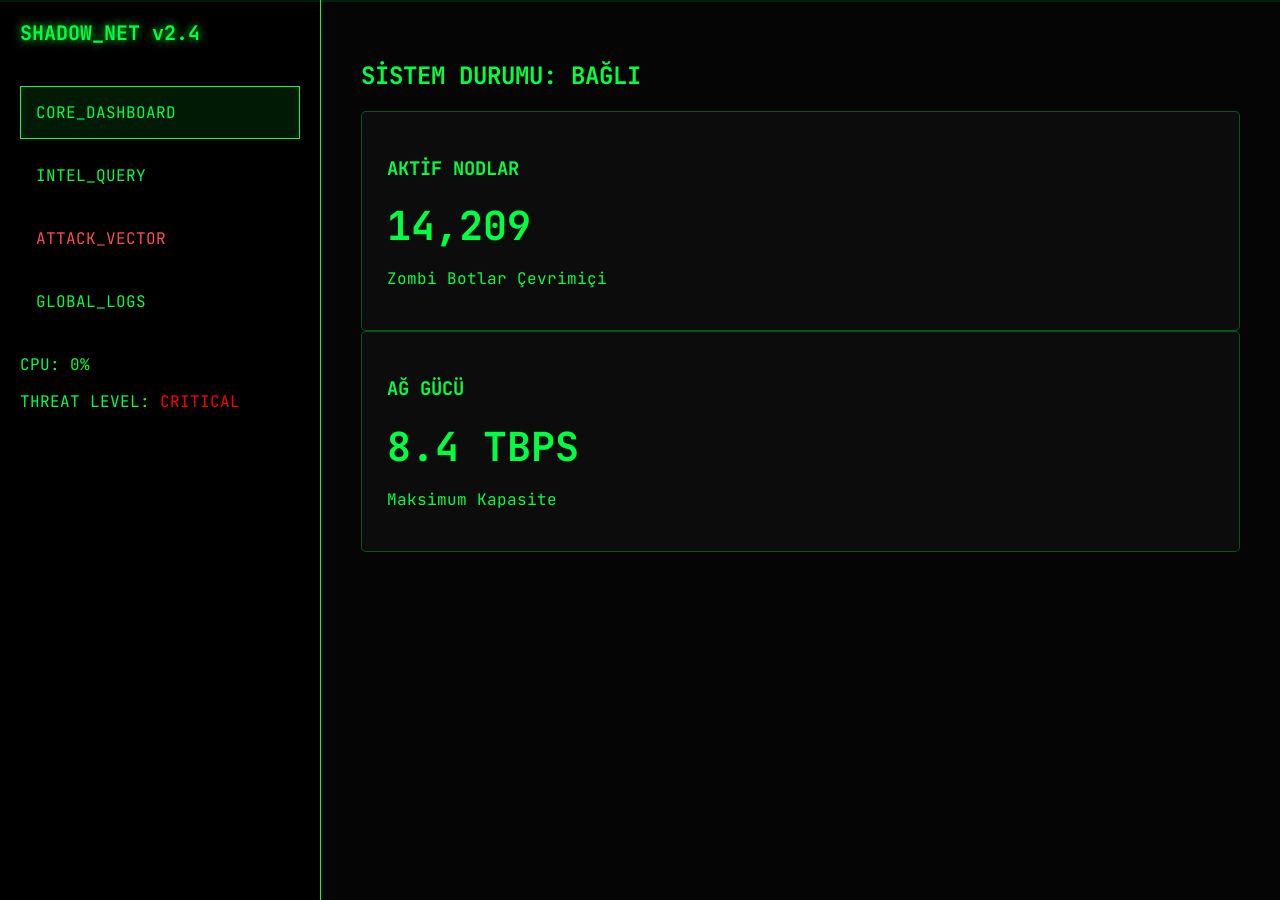
<file: index.html>
<!DOCTYPE html>
<html lang="tr">
<head>
    <meta charset="UTF-8">
    <meta name="viewport" content="width=device-width, initial-scale=1.0">
    <title>SHADOW OPERATIONS | COMMAND CENTER</title>
    <link rel="stylesheet" href="style.css">
    <link href="https://fonts.googleapis.com/css2?family=JetBrains+Mono:wght@400;700&display=swap" rel="stylesheet">
</head>
<body>
    <div class="scanline"></div>
    <div class="noise"></div>

    <aside class="sidebar">
        <div class="brand">SHADOW_NET v2.4</div>
        <nav>
            <div class="nav-item active" onclick="switchTab('home')">CORE_DASHBOARD</div>
            <div class="nav-item" onclick="switchTab('search')">INTEL_QUERY</div>
            <div class="nav-item danger" onclick="switchTab('ddos')">ATTACK_VECTOR</div>
            <div class="nav-item" onclick="switchTab('logs')">GLOBAL_LOGS</div>
        </nav>
        <div class="system-stats">
            <p>CPU: <span id="cpu-load">0%</span></p>
            <p>THREAT LEVEL: <span style="color: #ff0000;">CRITICAL</span></p>
        </div>
    </aside>

    <main class="content">
        <section id="home" class="tab-content active">
            <div class="header-box">
                <h1>SİSTEM DURUMU: <span class="glitch" data-text="BAĞLI">BAĞLI</span></h1>
            </div>
            <div class="grid-layout">
                <div class="card glass">
                    <h3>AKTİF NODLAR</h3>
                    <div class="big-text">14,209</div>
                    <p>Zombi Botlar Çevrimiçi</p>
                </div>
                <div class="card glass">
                    <h3>AĞ GÜCÜ</h3>
                    <div class="big-text">8.4 TBPS</div>
                    <p>Maksimum Kapasite</p>
                </div>
            </div>
        </section>

        <section id="search" class="tab-content">
            <h2>İSTİHBARAT SORGULAMA</h2>
            <div class="input-container">
                <input type="text" id="targetInfo" placeholder="Ad Soyad veya TCKN Girin...">
                <button onclick="startIntelSearch()">VERİ TABANINI TETİKLE</button>
            </div>
            <div class="terminal-box" id="search-console"></div>
        </section>

        <section id="ddos" class="tab-content">
            <h2 style="color: #ff0000;">ATTACK CONTROL (V-FLOOD)</h2>
            <div class="input-container">
                <input type="text" id="targetIp" placeholder="Hedef IP Adresi (örn: 192.168.x.x)">
                <button class="btn-danger" onclick="executeDdos()">SALDIRIYI BAŞLAT</button>
            </div>
            <div class="terminal-box" id="ddos-console"></div>
        </section>
    </main>

    <script src="script.js"></script>
</body>
</html>
</file>
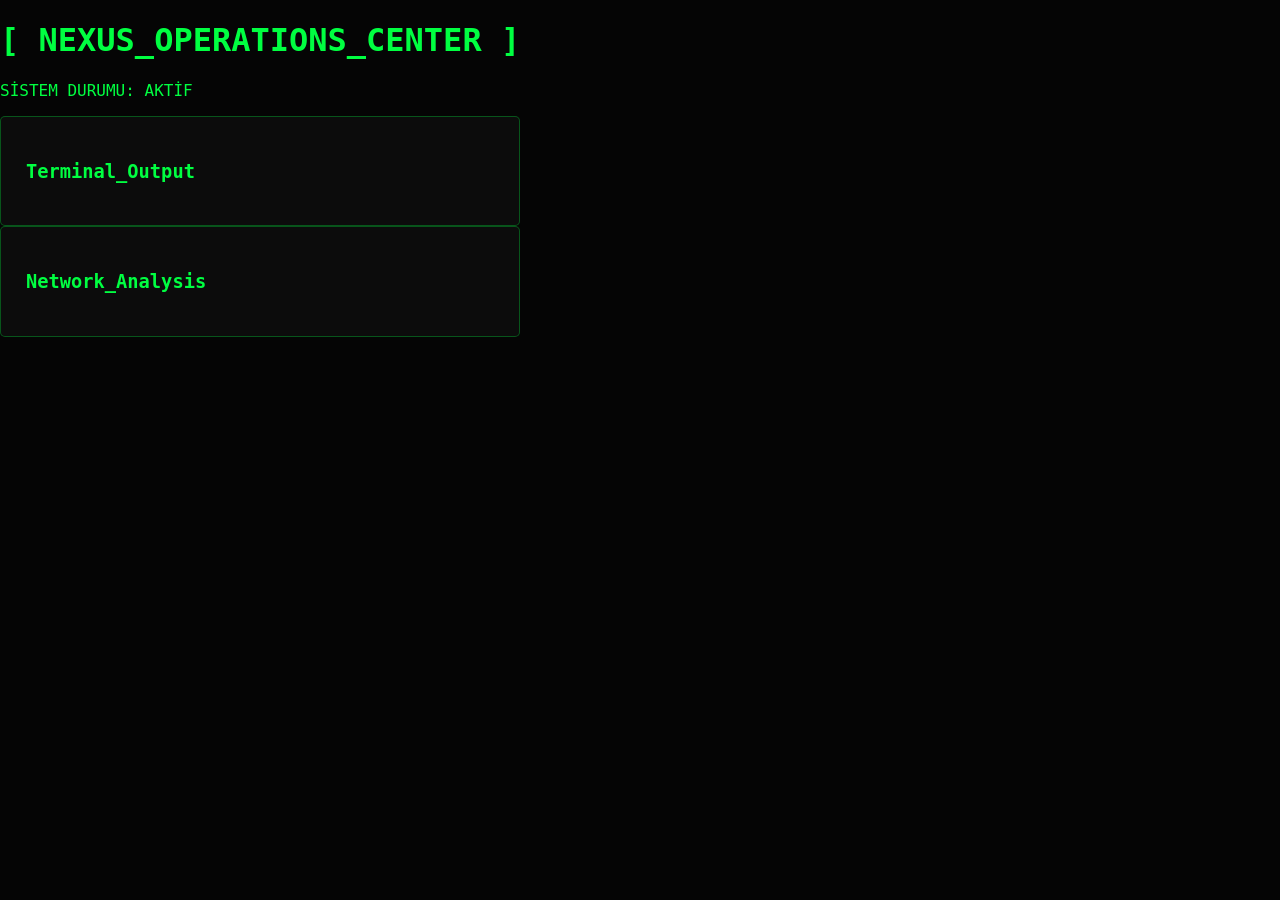
<file: panel.html>
<!DOCTYPE html>
<html lang="tr">
<head>
    <meta charset="UTF-8">
    <title>Nexus Cyber Dashboard</title>
    <link rel="stylesheet" href="style.css">
</head>
<body>
    <div class="overlay"></div>
    <div class="container">
        <header>
            <h1>[ NEXUS_OPERATIONS_CENTER ]</h1>
            <p id="status">SİSTEM DURUMU: <span class="online">AKTİF</span></p>
        </header>

        <div class="grid">
            <div class="card terminal">
                <h3>Terminal_Output</h3>
                <div id="log-container"></div>
            </div>
            
            <div class="card stats">
                <h3>Network_Analysis</h3>
                <div class="bar-container">
                    <div class="bar" style="height: 60%"></div>
                    <div class="bar" style="height: 85%"></div>
                    <div class="bar" style="height: 45%"></div>
                </div>
            </div>
        </div>
    </div>
    <script src="script.js"></script>
</body>
</html>
</file>
<file: style.css>
:root {
    --primary: #00ff41;
    --danger: #ff4d4d;
    --bg: #050505;
    --card: rgba(15, 15, 15, 0.85);
}

body {
    background: var(--bg);
    color: var(--primary);
    font-family: 'JetBrains Mono', monospace;
    margin: 0;
    display: flex;
    height: 100vh;
    overflow: hidden;
}

/* Arka plan efektleri */
.scanline {
    width: 100%; height: 2px; background: rgba(0, 255, 65, 0.1);
    position: fixed; z-index: 10; animation: scan 4s linear infinite;
}

@keyframes scan { from { top: 0; } to { top: 100%; } }

.sidebar {
    width: 280px;
    background: #000;
    border-right: 1px solid var(--primary);
    padding: 20px;
    display: flex;
    flex-direction: column;
}

.brand { font-size: 20px; font-weight: bold; margin-bottom: 40px; text-shadow: 0 0 10px var(--primary); }

.nav-item {
    padding: 15px;
    border: 1px solid transparent;
    cursor: pointer;
    margin-bottom: 10px;
    transition: 0.3s;
}

.nav-item:hover, .nav-item.active {
    border-color: var(--primary);
    background: rgba(0, 255, 65, 0.1);
}

.nav-item.danger { color: var(--danger); }
.nav-item.danger:hover { border-color: var(--danger); background: rgba(255, 77, 77, 0.1); }

.content { flex-grow: 1; padding: 40px; position: relative; overflow-y: auto; }

.tab-content { display: none; animation: fadeIn 0.5s; }
.tab-content.active { display: block; }

@keyframes fadeIn { from { opacity: 0; } to { opacity: 1; } }

.card {
    background: var(--card);
    border: 1px solid rgba(0, 255, 65, 0.3);
    padding: 25px;
    border-radius: 5px;
}

.big-text { font-size: 40px; font-weight: bold; margin: 10px 0; }

.terminal-box {
    background: #000;
    border: 1px solid var(--primary);
    height: 350px;
    margin-top: 20px;
    padding: 15px;
    overflow-y: auto;
    font-size: 12px;
}

.input-container { display: flex; gap: 10px; margin-top: 20px; }

input {
    background: #000; border: 1px solid var(--primary);
    color: var(--primary); padding: 12px; flex-grow: 1; outline: none;
}

button {
    background: var(--primary); color: #000; border: none;
    padding: 12px 25px; cursor: pointer; font-weight: bold;
}

.btn-danger { background: var(--danger); color: white; }
</file>
